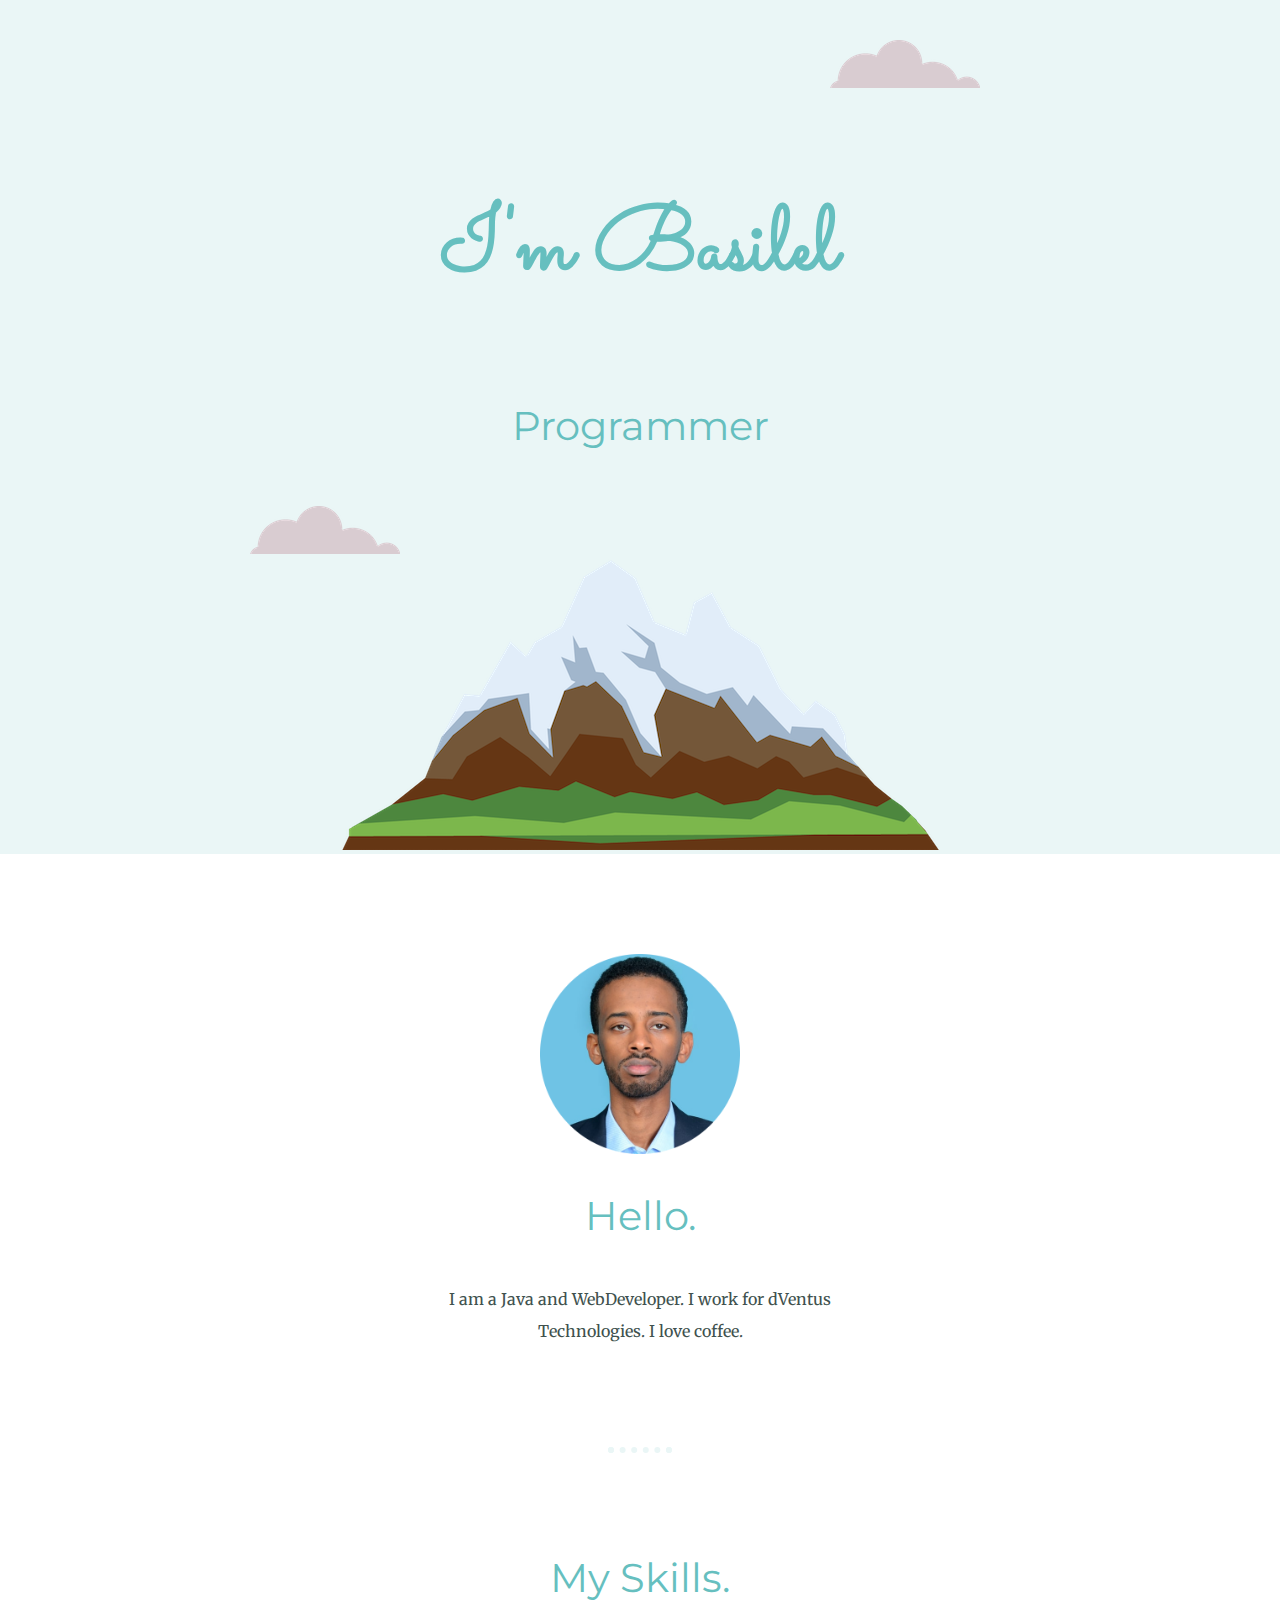
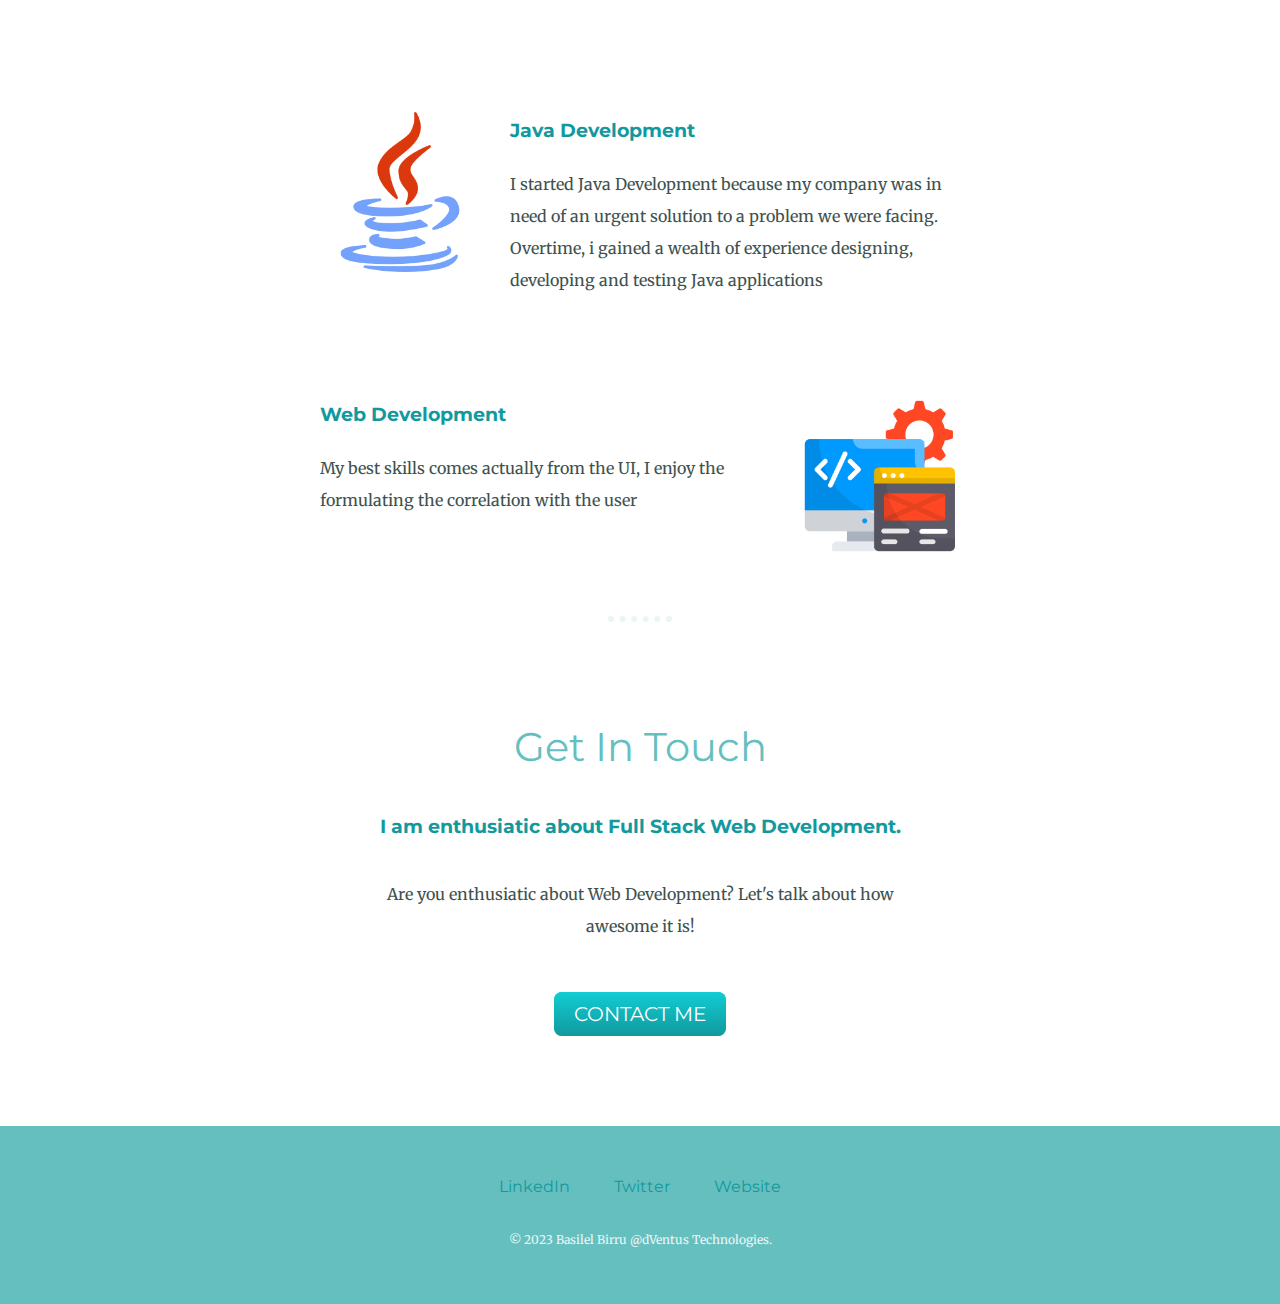
<file: index.html>
<!DOCTYPE html>
<html lang="en" dir="ltr">
  <head>
    <meta charset="utf-8" />
    <title>Basilel Birru</title>
    <link rel="stylesheet" href="css/styles.css" />
    <link rel="icon" href="css/favicon.ico" />
    <link rel="preconnect" href="https://fonts.googleapis.com" />
    <link rel="preconnect" href="https://fonts.gstatic.com" crossorigin />
    <link
      href="https://fonts.googleapis.com/css2?family=Merriweather&family=Montserrat&family=Sacramento&display=swap"
      rel="stylesheet"
    />
  </head>
  <body>
    <div class="top">
      <img class="cloudImage-top" src="images/cloud.png" alt="" />
      <h1>I'm Basilel</h1>
      <h2>Programmer</h2>
      <img class="cloudImage-bottom" src="images/cloud.png" alt="" />
      <img src="images/mountain.png" alt="" />
    </div>
    <div class="middle-container">
      <div class="profile">
        <img
          src="images/basilel.png"
          alt=""
          style="width: 200px; height: 200px"
        />
        <h2>Hello.</h2>
        <p class="intro">
          I am a Java and WebDeveloper. I work for dVentus Technologies. I love
          coffee.
        </p>
      </div>
      <hr />
      <div class="skills">
        <h2>My Skills.</h2>
        <div class="skill-row">
          <img class="javaimage" src="images/java.png" alt="Java" />
          <h3>Java Development</h3>
          <p>
            I started Java Development because my company was in need of an
            urgent solution to a problem we were facing. Overtime, i gained a
            wealth of experience designing, developing and testing Java
            applications
          </p>
        </div>
        <div class="skill-row">
          <img class="appdevimage" src="images/app-development.png" alt="" />
          <h3>Web Development</h3>
          <p>
            My best skills comes actually from the UI, I enjoy the formulating
            the correlation with the user
          </p>
        </div>
      </div>
      <hr />
    </div>

    <div class="contact-me">
      <h2>Get In Touch</h2>
      <h3>I am enthusiatic about Full Stack Web Development.</h3>
      <p class="message">
        Are you enthusiatic about Web Development? Let's talk about how awesome
        it is!
      </p>
      <a class="btn" href="mailto:basilelbirru@gmail.com">CONTACT ME</a>
    </div>

    <div class="bottom-container">
      <a class="footer-link" href="https://www.linkedin.com/">LinkedIn</a>
      <a class="footer-link" href="https://twitter.com/">Twitter</a>
      <a class="footer-link" href="https://www.appbrewery.co/">Website</a>
      <p class="nameTag">© 2023 Basilel Birru @dVentus Technologies.</p>
    </div>
  </body>
</html>
</file>
<file: css/styles.css>
body {
  color: #40514e;
  margin: 0;
  text-align: center;
  font-family: 'Merriweather', serif;
}

h1 {
  color: #66bfbf;
  font-size: 5.625rem;
  margin-top: 50px auto 0 auto;
  font-family: 'Sacramento', cursive;
  line-height: 2;
}

h2 {
  color: #66bfbf;
  font-size: 2.5rem;
  font-family: 'Montserrat', sans-serif;
  font-weight: normal;
  padding-bottom: 10px;
}

h3 {
  color: #11999e;
  font-family: 'Montserrat', sans-serif;
}
.top {
  background-color: #eaf6f6;
  position: relative;
  padding-top: 100px;
}
.middle {
  width: 200px;
  height: 200px;
}

.javaimage {
  width: 25%;
  float: left;
  margin-right: 30px;
}

.appdevimage {
  width: 25%;
  float: right;
  margin-left: 30px;
}

.cloudImage-bottom {
  position: absolute;
  left: 250px;
  bottom: 300px;
}
p {
  line-height: 2;
}

hr {
  border: dotted #eaf6f6 6px;
  border-bottom: none;
  width: 4%;
  margin: 100px auto;
}

.cloudImage-top {
  position: absolute;
  right: 300px;
  top: 40px;
}

.skill-row {
  width: 50%;
  margin: 100px auto 100px auto;
  text-align: left;
  line-height: 2;
}

.middle-container {
  margin: 100px 0;
}

.intro {
  width: 30%;
  margin: auto;
}

.message {
  width: 40%;
  margin: 40px auto 60px;
}

.btn {
  background: #11cdd4;
  background-image: -webkit-linear-gradient(top, #11cdd4, #11999e);
  background-image: -moz-linear-gradient(top, #11cdd4, #11999e);
  background-image: -ms-linear-gradient(top, #11cdd4, #11999e);
  background-image: -o-linear-gradient(top, #11cdd4, #11999e);
  background-image: linear-gradient(to bottom, #11cdd4, #11999e);
  -webkit-border-radius: 8;
  -moz-border-radius: 8;
  border-radius: 8px;
  font-family: 'Montserrat', sans-serif;
  color: #ffffff;
  font-size: 20px;
  padding: 10px 20px 10px 20px;
  text-decoration: none;
}

.btn:hover {
  background: #30e3cb;
  background-image: -webkit-linear-gradient(top, #30e3cb, #2bc4ad);
  background-image: -moz-linear-gradient(top, #30e3cb, #2bc4ad);
  background-image: -ms-linear-gradient(top, #30e3cb, #2bc4ad);
  background-image: -o-linear-gradient(top, #30e3cb, #2bc4ad);
  background-image: linear-gradient(to bottom, #30e3cb, #2bc4ad);
  text-decoration: none;
}

.contact-me {
  margin-bottom: 100px;
}

.bottom-container {
  background-color: #66bfbf;
  padding: 50px 0 20px;
}

a {
  color: #11999e;
  font-family: 'Montserrat', sans-serif;
  margin: 10px 20px;
  text-decoration: none;
}

a:hover {
  background-color: #eaf6f6;
}

.nameTag {
  color: #eaf6f6;
  font-size: 0.75rem;
  padding: 20px 0;
}
</file>
